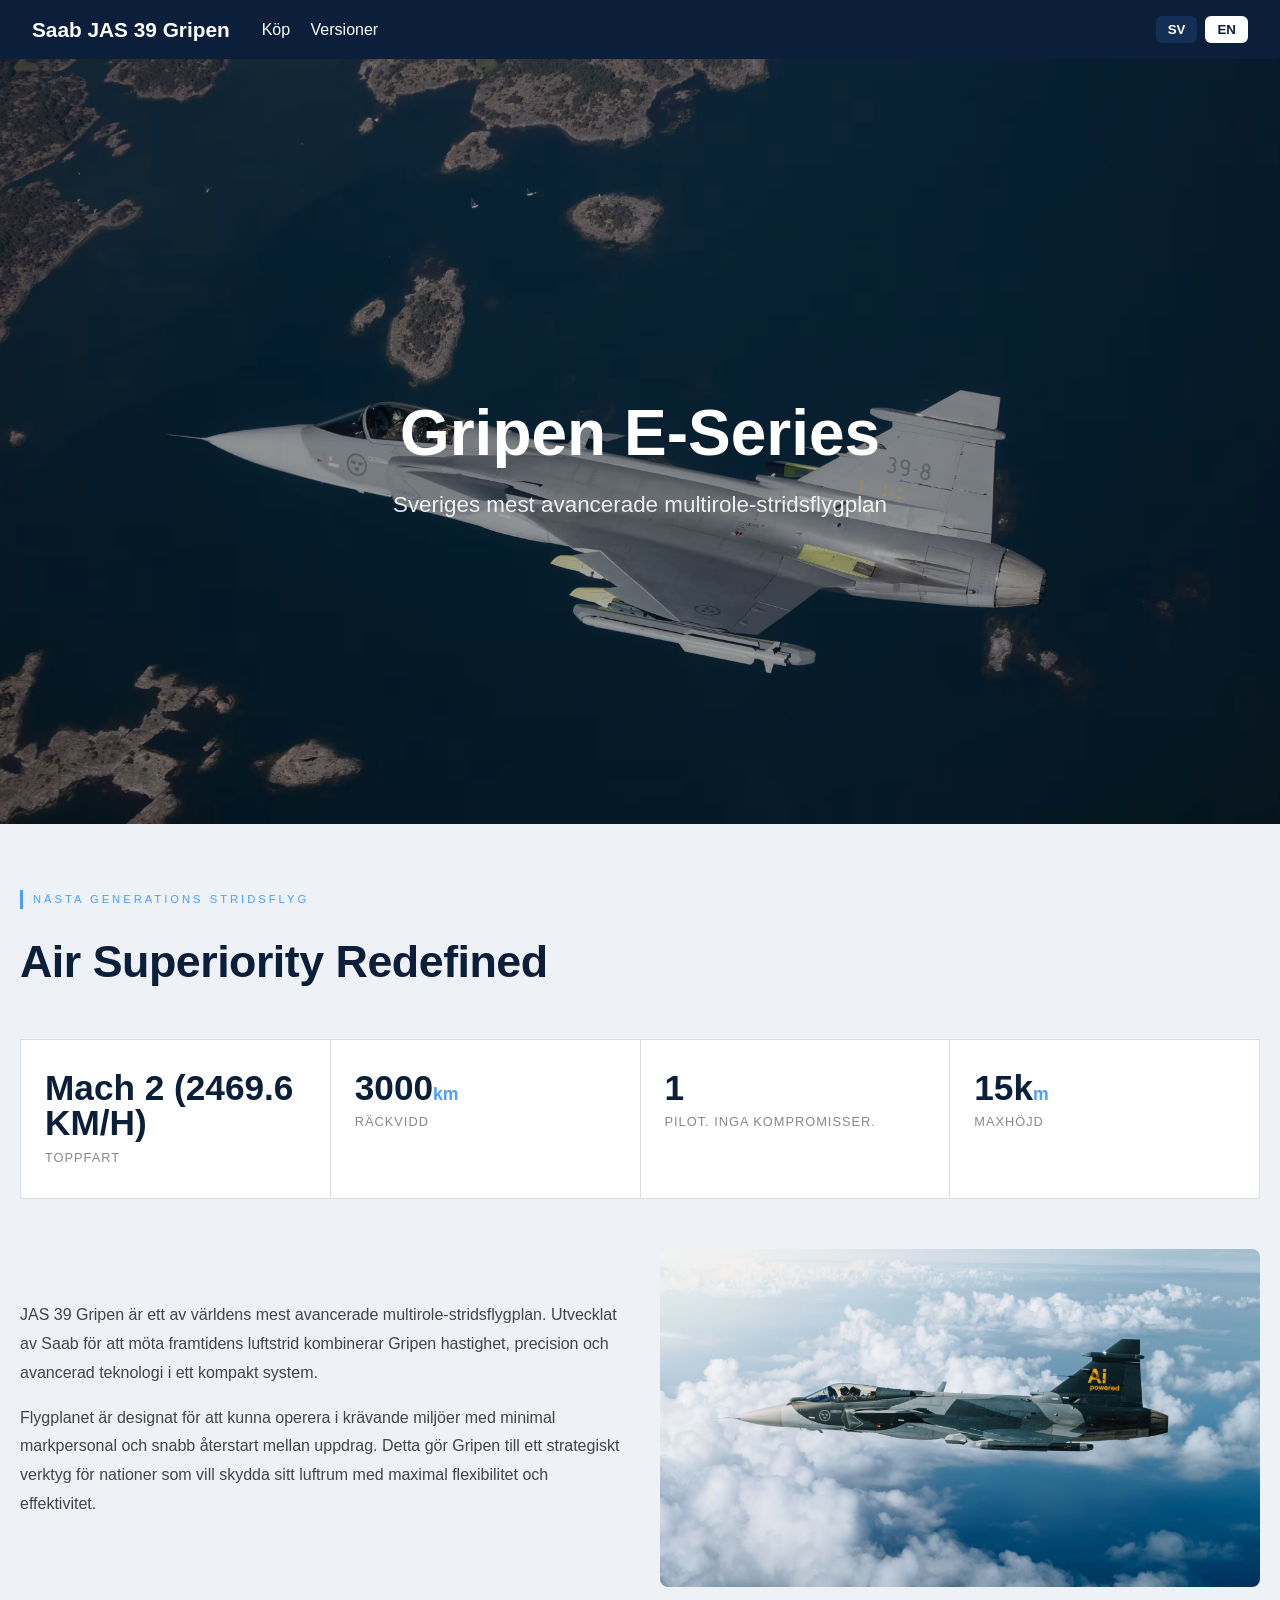
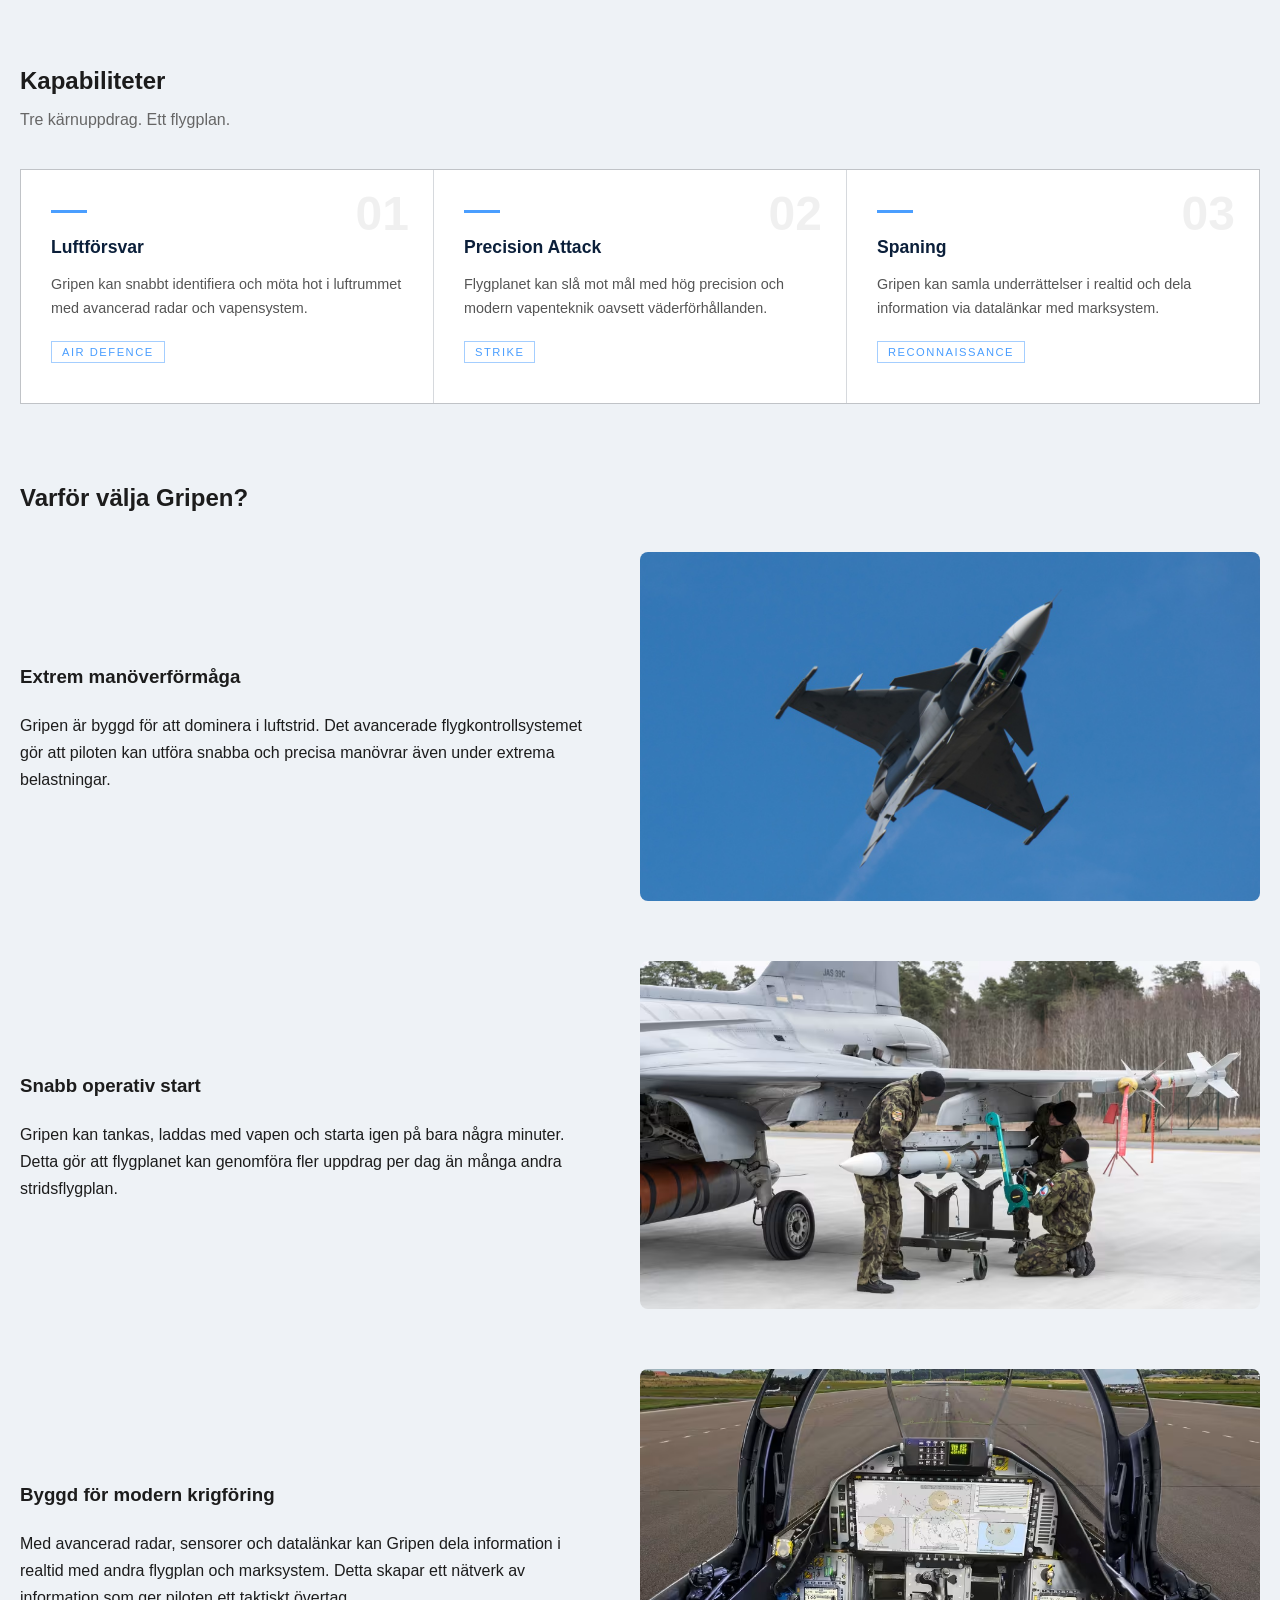
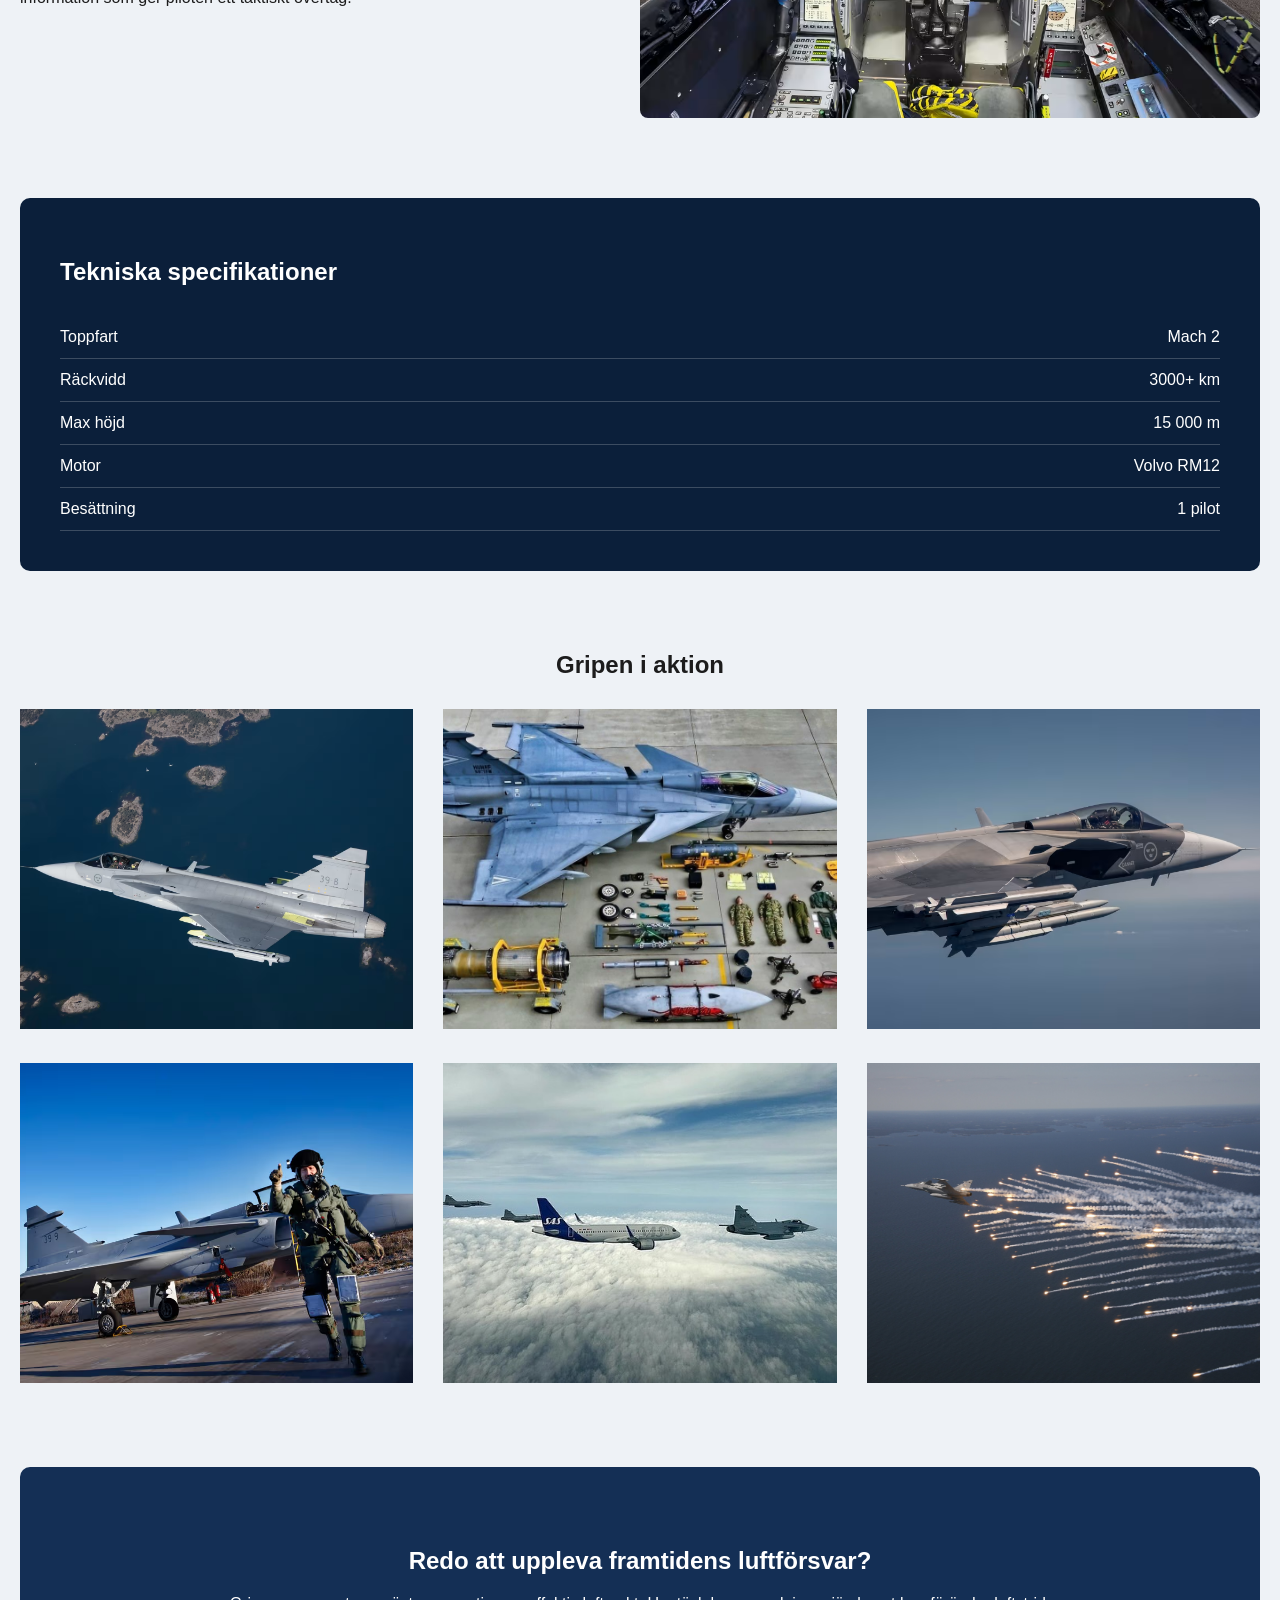
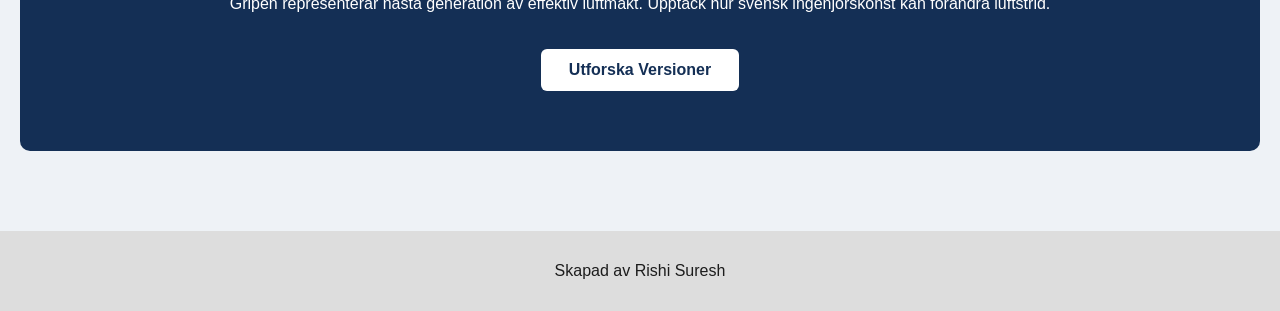
<file: index.html>
<!DOCTYPE html>
<html lang="sv">

<head>
    <meta charset="UTF-8">
    <meta name="viewport" content="width=device-width, initial-scale=1.0">
    <title>JAS 39 Gripen</title>
    <link rel="stylesheet" href="style.css">
    <link rel="icon" href="images/logo.png">
</head>

<body>

    <header class="topbar">

        <div class="leftSide">
            <a href="#" class="logo">Saab JAS 39 Gripen</a>

            <nav>
                <a href="köp/köp.html" data-sv="Köp" data-en="Buy">Köp</a>
                <a href="versioner.html" data-sv="Versioner" data-en="Versions">Versioner</a>
            </nav>
        </div>

        <div class="lang">
            <button class="langBtn active" id="btnSV">SV</button>
            <button class="langBtn" id="btnEN">EN</button>
        </div>

    </header>


    <section class="heroFull">

        <img src="images/gripen.avif" alt="Gripen Hero">

        <div class="heroText">
            <h1 data-sv="Gripen E-Series" data-en="Gripen E-Series">Gripen E-Series</h1>
            <p data-sv="Sveriges mest avancerade multirole-stridsflygplan"
                data-en="Sweden's most advanced multirole fighter aircraft">
                Sveriges mest avancerade multirole-stridsflygplan
            </p>
        </div>

    </section>


    <main>

        <section class="imageCenter"></section>


        <section class="intro">

            <div class="intro-header">
                <span class="intro-label" data-sv="NÄSTA GENERATIONS STRIDSFLYG" data-en="NEXT GENERATION FIGHTER">NÄSTA
                    GENERATIONS STRIDSFLYG</span>
                <h2 data-sv="Air Superiority Redefined" data-en="Air Superiority Redefined">Air Superiority Redefined
                </h2>
            </div>

            <div class="intro-stats">
                <div class="intro-stat">
                    <span class="stat-num">Mach 2 (2469.6 KM/H)</span>
                    <span class="stat-label" data-sv="Toppfart" data-en="Top Speed">Toppfart</span>
                </div>
                <div class="intro-stat">
                    <span class="stat-num">3000<span class="stat-unit">km</span></span>
                    <span class="stat-label" data-sv="Räckvidd" data-en="Range">Räckvidd</span>
                </div>
                <div class="intro-stat">
                    <span class="stat-num">1</span>
                    <span class="stat-label" data-sv="Pilot. Inga kompromisser." data-en="Pilot. No compromises.">Pilot.
                        Inga
                        kompromisser.</span>
                </div>
                <div class="intro-stat">
                    <span class="stat-num">15k<span class="stat-unit">m</span></span>
                    <span class="stat-label" data-sv="Maxhöjd" data-en="Max Altitude">Maxhöjd</span>
                </div>
            </div>

            <div class="intro-body">
                <div class="intro-texts">
                    <p data-sv="JAS 39 Gripen är ett av världens mest avancerade multirole-stridsflygplan. Utvecklat av Saab för att möta framtidens luftstrid kombinerar Gripen hastighet, precision och avancerad teknologi i ett kompakt system."
                        data-en="JAS 39 Gripen is one of the world's most advanced multirole fighter aircraft. Developed by Saab to meet the demands of future air combat, Gripen combines speed, precision and cutting-edge technology in one compact package.">
                        JAS 39 Gripen är ett av världens mest avancerade multirole-stridsflygplan. Utvecklat av Saab för
                        att
                        möta framtidens luftstrid kombinerar Gripen hastighet, precision och avancerad teknologi i ett
                        kompakt
                        system.
                    </p>
                    <p data-sv="Flygplanet är designat för att kunna operera i krävande miljöer med minimal markpersonal och snabb återstart mellan uppdrag. Detta gör Gripen till ett strategiskt verktyg för nationer som vill skydda sitt luftrum med maximal flexibilitet och effektivitet."
                        data-en="The aircraft is built to operate in the harshest environments with minimal ground crew and lightning-fast turnaround. That makes Gripen the strategic choice for nations that need maximum flexibility without compromise.">
                        Flygplanet är designat för att kunna operera i krävande miljöer med minimal markpersonal och
                        snabb
                        återstart mellan uppdrag. Detta gör Gripen till ett strategiskt verktyg för nationer som vill
                        skydda
                        sitt luftrum med maximal flexibilitet och effektivitet.
                    </p>
                </div>
                <img class="ai" src="images/AI.avif">
            </div>

        </section>


        <section class="capabilities">
            <h2 data-sv="Kapabiliteter" data-en="Capabilities">Kapabiliteter</h2>
            <p class="cap-subtitle" data-sv="Tre kärnuppdrag. Ett flygplan." data-en="Three core missions. ">Tre
                kärnuppdrag.</p>

            <div class="cap-grid">

                <div class="cap-card">
                    <div class="cap-num">01</div>
                    <div class="cap-icon-line"></div>
                    <h3 data-sv="Luftförsvar" data-en="Air Defence">Luftförsvar</h3>
                    <p data-sv="Gripen kan snabbt identifiera och möta hot i luftrummet med avancerad radar och vapensystem."
                        data-en="Gripen can rapidly identify and intercept airspace threats using advanced radar and weapons systems.">
                        Gripen kan snabbt identifiera och möta hot i luftrummet med avancerad radar och vapensystem.
                    </p>
                    <span class="cap-tag">Air Defence</span>
                </div>

                <div class="cap-card">
                    <div class="cap-num">02</div>
                    <div class="cap-icon-line"></div>
                    <h3 data-sv="Precision Attack" data-en="Precision Attack">Precision Attack</h3>
                    <p data-sv="Flygplanet kan slå mot mål med hög precision och modern vapenteknik oavsett väderförhållanden."
                        data-en="The aircraft can strike targets with high precision using modern weapons technology in all weather conditions.">
                        Flygplanet kan slå mot mål med hög precision och modern vapenteknik oavsett väderförhållanden.
                    </p>
                    <span class="cap-tag">Strike</span>
                </div>

                <div class="cap-card">
                    <div class="cap-num">03</div>
                    <div class="cap-icon-line"></div>
                    <h3 data-sv="Spaning" data-en="Reconnaissance">Spaning</h3>
                    <p data-sv="Gripen kan samla underrättelser i realtid och dela information via datalänkar med marksystem."
                        data-en="Gripen can gather real-time intelligence and share information via datalinks with ground systems.">
                        Gripen kan samla underrättelser i realtid och dela information via datalänkar med marksystem.
                    </p>
                    <span class="cap-tag">Reconnaissance</span>
                </div>

            </div>
        </section>



        <section class="whyGripen">

            <h2 data-sv="Varför välja Gripen?" data-en="Why Choose Gripen?">Varför välja Gripen?</h2>

            <div class="whyRow">

                <div class="whyText">
                    <h3 data-sv="Extrem manöverförmåga" data-en="Extreme Manoeuvrability">Extrem manöverförmåga</h3>
                    <p data-sv="Gripen är byggd för att dominera i luftstrid. Det avancerade flygkontrollsystemet gör att piloten kan utföra snabba och precisa manövrar även under extrema belastningar."
                        data-en="Gripen is built to dominate in air combat. Its advanced flight control system allows the pilot to perform rapid and precise manoeuvres even under extreme G-forces.">
                        Gripen är byggd för att dominera i luftstrid. Det avancerade
                        flygkontrollsystemet gör att piloten kan utföra snabba och precisa
                        manövrar även under extrema belastningar.
                    </p>
                </div>

                <img src="images/manuver.jpg">

            </div>


            <div class="whyRow reverse">

                <img src="images/maintain.avif">

                <div class="whyText">
                    <h3 data-sv="Snabb operativ start" data-en="Rapid Turnaround">Snabb operativ start</h3>
                    <p data-sv="Gripen kan tankas, laddas med vapen och starta igen på bara några minuter. Detta gör att flygplanet kan genomföra fler uppdrag per dag än många andra stridsflygplan."
                        data-en="Gripen can be refuelled, rearmed and relaunched in just minutes. This allows the aircraft to complete more missions per day than many other fighter jets.">
                        Gripen kan tankas, laddas med vapen och starta igen på bara några minuter.
                        Detta gör att flygplanet kan genomföra fler uppdrag per dag än många andra
                        stridsflygplan.
                    </p>
                </div>

            </div>


            <div class="whyRow">

                <div class="whyText">
                    <h3 data-sv="Byggd för modern krigföring" data-en="Built for Modern Warfare">Byggd för modern
                        krigföring</h3>
                    <p data-sv="Med avancerad radar, sensorer och datalänkar kan Gripen dela information i realtid med andra flygplan och marksystem. Detta skapar ett nätverk av information som ger piloten ett taktiskt övertag."
                        data-en="With advanced radar, sensors and datalinks, Gripen can share information in real time with other aircraft and ground systems. This creates an information network that gives the pilot a decisive tactical advantage.">
                        Med avancerad radar, sensorer och datalänkar kan Gripen dela information
                        i realtid med andra flygplan och marksystem. Detta skapar ett nätverk av
                        information som ger piloten ett taktiskt övertag.
                    </p>
                </div>

                <img src="images/cockpit.avif">

            </div>

        </section>


        <section class="specs">

            <h2 data-sv="Tekniska specifikationer" data-en="Technical Specifications">Tekniska specifikationer</h2>

            <div class="specRow">
                <span data-sv="Toppfart" data-en="Top Speed">Toppfart</span>
                <span>Mach 2</span>
            </div>

            <div class="specRow">
                <span data-sv="Räckvidd" data-en="Range">Räckvidd</span>
                <span>3000+ km</span>
            </div>

            <div class="specRow">
                <span data-sv="Max höjd" data-en="Max Altitude">Max höjd</span>
                <span>15 000 m</span>
            </div>

            <div class="specRow">
                <span data-sv="Motor" data-en="Engine">Motor</span>
                <span>Volvo RM12</span>
            </div>

            <div class="specRow">
                <span data-sv="Besättning" data-en="Crew">Besättning</span>
                <span data-sv="1 pilot" data-en="1 pilot">1 pilot</span>
            </div>

        </section>

        <section class="gallery">

            <h2 data-sv="Gripen i aktion" data-en="Gripen in Action">Gripen i aktion</h2>

            <div class="galleryGrid">

                <div class="galleryItem"><img src="images/gripen.avif"></div>
                <div class="galleryItem"><img src="images/allyouneed.jpg"></div>
                <div class="galleryItem"><img src="images/right.avif"></div>
                <div class="galleryItem"><img src="images/man.avif"></div>
                <div class="galleryItem"><img src="images/a320.jpg"></div>
                <div class="galleryItem"><img src="images/flare.jpg"></div>

            </div>

        </section>


        <section class="cta">

            <h2 data-sv="Redo att uppleva framtidens luftförsvar?"
                data-en="Ready to Experience the Future of Air Power?">
                Redo att uppleva framtidens luftförsvar?
            </h2>

            <p data-sv="Gripen representerar nästa generation av effektiv luftmakt. Upptäck hur svensk ingenjörskonst kan förändra luftstrid."
                data-en="Gripen represents the next generation of effective air power. Discover how Swedish engineering is redefining air combat.">
                Gripen representerar nästa generation av effektiv luftmakt.
                Upptäck hur svensk ingenjörskonst kan förändra luftstrid.
            </p>

            <button data-sv="Utforska Versioner" data-en="Explore Versions">Utforska Versioner</button>

        </section>


    </main>


    <footer>
        <p data-sv="Skapad av Rishi Suresh" data-en="Created by Rishi Suresh">Skapad av Rishi 2026</p>
    </footer>

    <script>
        function setLang(lang) {
            document.querySelectorAll('[data-sv]').forEach(el => {
                el.textContent = el.getAttribute('data-' + lang);
            });
            document.getElementById('btnSV').classList.toggle('active', lang === 'sv');
            document.getElementById('btnEN').classList.toggle('active', lang === 'en');
            document.documentElement.lang = lang;
        }

        document.getElementById('btnSV').addEventListener('click', () => setLang('sv'));
        document.getElementById('btnEN').addEventListener('click', () => setLang('en'));

        setLang('sv');
    </script>


</body>

</html>
</file>
<file: style.css>
body {
    margin: 0;
    font-family: Arial, Helvetica, sans-serif;
    background: #eef2f6;
    color: #1c1c1c;
}

main {
    max-width: 1400px;
    margin: auto;
    padding: 20px;
}

.topbar {
    background: #0b1f3a;
    color: white;
    padding: 1rem 2rem;
    display: flex;
    justify-content: space-between;
    align-items: center;
}

.leftSide {
    display: flex;
    align-items: center;
    gap: 2rem;
}

.logo {
    color: white;
    text-decoration: none;
    font-weight: bold;
    font-size: 1.3rem;
}

nav a {
    color: white;
    text-decoration: none;
    margin-right: 1rem;
}

.hero {
    text-align: center;
    padding: 60px 20px;
    background: #142f55;
    color: white;
}

.imageCenter {
    text-align: center;
    margin: 40px 0;
}

.imageCenter img {
    width: 80%;
    max-width: 700px;
}

.intro {
    line-height: 1.7;
    margin-bottom: 50px;
}

.cards {
    display: grid;
    grid-template-columns: repeat(auto-fit, minmax(250px, 1fr));
    gap: 25px;
}

/* INTRO REDESIGN */
.intro {
    margin-bottom: 50px;
}

.intro-header {
    margin-bottom: 40px;
}

.intro-label {
    display: inline-block;
    font-size: 0.7rem;
    letter-spacing: 3px;
    text-transform: uppercase;
    color: #4a9eff;
    border-left: 3px solid #4a9eff;
    padding-left: 10px;
    margin-bottom: 14px;
}

.intro-header h2 {
    font-size: 2.8rem;
    font-weight: 700;
    color: #0b1f3a;
    margin: 0;
    letter-spacing: -0.5px;
}

.intro-stats {
    display: grid;
    grid-template-columns: repeat(4, 1fr);
    gap: 1px;
    background: #ddd;
    border: 1px solid #ddd;
    margin-bottom: 50px;
}

.intro-stat {
    background: white;
    padding: 30px 24px;
    display: flex;
    flex-direction: column;
    gap: 6px;
}

.stat-num {
    font-size: 2.2rem;
    font-weight: 700;
    color: #0b1f3a;
    line-height: 1;
}

.stat-unit {
    font-size: 1.1rem;
    color: #4a9eff;
}

.stat-label {
    font-size: 0.8rem;
    color: #888;
    text-transform: uppercase;
    letter-spacing: 1px;
}

.intro-body {
    display: grid;
    grid-template-columns: 1fr 1fr;
    gap: 40px;
    align-items: center;
}

.intro-texts p {
    line-height: 1.8;
    color: #444;
    margin: 0 0 1rem;
    font-size: 1rem;
}

.intro-body .ai {
    width: 100%;
    border-radius: 8px;
    object-fit: cover;
}

@media(max-width: 768px) {
    .intro-stats {
        grid-template-columns: repeat(2, 1fr);
    }

    .intro-body {
        grid-template-columns: 1fr;
    }

    .intro-header h2 {
        font-size: 2rem;
    }
}

.ai {
    align: right;
}

.card {
    background: white;
    padding: 25px;
    border-radius: 12px;
    box-shadow: 0 6px 18px rgba(0, 0, 0, 0.1);
    text-align: center;
    transition: 0.3s;
}

.card:hover {
    transform: translateY(-6px);
}

.icon {
    font-size: 2rem;
    margin-bottom: 10px;
}

.whyGripen {
    margin-top: 60px;
}

/* CAPABILITIES REDESIGN */
.capabilities {
    margin-top: 80px;
}

.capabilities h2 {
    margin-bottom: 12px;
}

.cap-subtitle {
    color: #666;
    margin-bottom: 40px;
    font-size: 1rem;
}

.cap-grid {
    display: grid;
    grid-template-columns: repeat(3, 1fr);
    gap: 1px;
    background: rgba(0, 0, 0, 0.1);
    border: 1px solid rgba(0, 0, 0, 0.1);
}

.cap-card {
    background: #0b1f3a;
    padding: 40px 30px;
    position: relative;
    transition: background 0.3s;
}

.cap-card:hover {
    background: #142f55;
}

.cap-num {
    font-size: 3rem;
    font-weight: 700;
    color: rgba(255, 255, 255, 0.07);
    position: absolute;
    top: 20px;
    right: 24px;
    line-height: 1;
}

.cap-icon-line {
    width: 36px;
    height: 3px;
    background: #4a9eff;
    margin-bottom: 24px;
}

.cap-card h3 {
    color: white;
    font-size: 1.1rem;
    margin: 0 0 14px;
}

.cap-card p {
    color: rgba(255, 255, 255, 0.55);
    font-size: 0.9rem;
    line-height: 1.7;
    margin: 0;
}

.cap-tag {
    display: inline-block;
    margin-top: 20px;
    font-size: 0.7rem;
    letter-spacing: 1.5px;
    color: #4a9eff;
    text-transform: uppercase;
    border: 1px solid rgba(74, 158, 255, 0.3);
    padding: 4px 10px;
}

@media(max-width: 768px) {
    .cap-grid {
        grid-template-columns: 1fr;
    }
}

.langBtn.active {
    background: #142f55;
    color: white;
}

.cap-grid {
    display: grid;
    grid-template-columns: repeat(3, 1fr);
    gap: 1px;
    background: rgba(0, 0, 0, 0.1);
    border: 1px solid rgba(0, 0, 0, 0.1);
}

.cap-card {
    background: white;
    padding: 40px 30px;
    position: relative;
    transition: background 0.3s;
}

.cap-card:hover {
    background: #0b1f3a;
}

.cap-num {
    font-size: 3rem;
    font-weight: 700;
    color: rgba(0, 0, 0, 0.06);
    position: absolute;
    top: 20px;
    right: 24px;
    line-height: 1;
}

.cap-icon-line {
    width: 36px;
    height: 3px;
    background: #4a9eff;
    margin-bottom: 24px;
}

.cap-card h3 {
    color: #0b1f3a;
    font-size: 1.1rem;
    margin: 0 0 14px;
    transition: color 0.3s;
}

.cap-card p {
    color: #555;
    font-size: 0.9rem;
    line-height: 1.7;
    margin: 0;
    transition: color 0.3s;
}

.cap-tag {
    display: inline-block;
    margin-top: 20px;
    font-size: 0.7rem;
    letter-spacing: 1.5px;
    color: #4a9eff;
    text-transform: uppercase;
    border: 1px solid rgba(74, 158, 255, 0.5);
    padding: 4px 10px;
    transition: border-color 0.3s;
}

.cap-card:hover h3 {
    color: white;
}

.cap-card:hover p {
    color: rgba(255, 255, 255, 0.55);
}

.cap-card:hover .cap-num {
    color: rgba(255, 255, 255, 0.07);
}

.features {
    display: grid;
    grid-template-columns: repeat(auto-fit, minmax(250px, 1fr));
    gap: 25px;
}



.feature {
    background: white;
    padding: 25px;
    border-radius: 12px;
    box-shadow: 0 6px 18px rgba(0, 0, 0, 0.1);
}

.specs {
    margin-top: 60px;
}

.specGrid {
    display: grid;
    grid-template-columns: repeat(auto-fit, minmax(200px, 1fr));
    gap: 20px;
    background: white;
    padding: 30px;
    border-radius: 12px;
    box-shadow: 0 6px 18px rgba(0, 0, 0, 0.1);
}

.gallery {
    margin-top: 70px;
    text-align: center;
}

/* FULL HERO */

.heroFull {
    position: relative;
    width: 100%;
    height: 85vh;
    overflow: hidden;
}

.heroFull img {
    width: 100%;
    height: 100%;
    object-fit: cover;
}

.heroText {
    position: absolute;
    top: 50%;
    left: 50%;
    transform: translate(-50%, -50%);
    color: white;
    text-align: center;
    max-width: 800px;
    padding: 20px;
}

.heroText h1 {
    font-size: 4rem;
    margin-bottom: 15px;
    font-weight: 700;
}

.heroText p {
    font-size: 1.4rem;
    opacity: 0.9;
}

/* dark overlay so text is readable */
.heroText {
    z-index: 2;
}

.heroFull::after {
    content: "";
    position: absolute;
    top: 0;
    left: 0;
    width: 100%;
    height: 100%;
    background: rgba(0, 0, 0, 0.35);
}

.galleryGrid {
    display: grid;
    grid-template-columns: repeat(3, 1fr);
    gap: 20px;
    margin-top: 25px;
    overflow: hidden;
}

.galleryGrid img {
    width: 100%;
    height: 250px;
    object-fit: cover;
    transition: transform 0.5s ease;
}

.galleryGrid img:hover {
    transform: scale(1.2);
}

.cta {
    margin-top: 80px;
    background: #142f55;
    color: white;
    padding: 60px 20px;
    text-align: center;
    border-radius: 10px;
}

.cta button {
    margin-top: 20px;
    padding: 12px 28px;
    font-size: 1rem;
    border: none;
    border-radius: 6px;
    background: white;
    color: #142f55;
    font-weight: bold;
    cursor: pointer;
}

footer {
    background: #ddd;
    text-align: center;
    padding: 15px;
    margin-top: 60px;
}

.lang {
    display: flex;
    gap: 8px;
}

.langBtn {
    background: white;
    color: #0b1f3a;
    border: none;
    padding: 6px 12px;
    border-radius: 6px;
    font-weight: bold;
    cursor: pointer;
}

@media(max-width:768px) {

    .topbar {
        flex-direction: column;
        gap: 10px;
    }

    .galleryGrid {
        grid-template-columns: 1fr;
    }

}

/* WHY GRIPEN */

.whyGripen {
    margin-top: 80px;
}

.whyGripen h2 {
    margin-bottom: 40px;
}

.whyRow {
    display: flex;
    align-items: center;
    gap: 40px;
    margin-bottom: 60px;
}

.whyRow img {
    width: 50%;
    border-radius: 8px;
}

.whyText {
    width: 50%;
    line-height: 1.7;
}

.reverse {
    flex-direction: row-reverse;
}



/* SPECS */

.specs {
    margin-top: 80px;
    background: #0b1f3a;
    color: white;
    padding: 40px;
    border-radius: 10px;
}

.specs h2 {
    margin-bottom: 30px;
}

.specRow {
    display: flex;
    justify-content: space-between;
    padding: 12px 0;
    border-bottom: 1px solid rgba(255, 255, 255, 0.2);
}



/* GALLERY */

.gallery {
    margin-top: 80px;
    text-align: center;
}

.galleryGrid {
    display: grid;
    grid-template-columns: repeat(3, 1fr);
    gap: 30px;
    margin-top: 30px;
}

.galleryItem {
    overflow: hidden;
}

.galleryItem img {
    width: 100%;
    height: 320px;
    object-fit: cover;
    transition: transform 0.5s;
}

.galleryItem img:hover {
    transform: scale(1.15);
}
</file>
